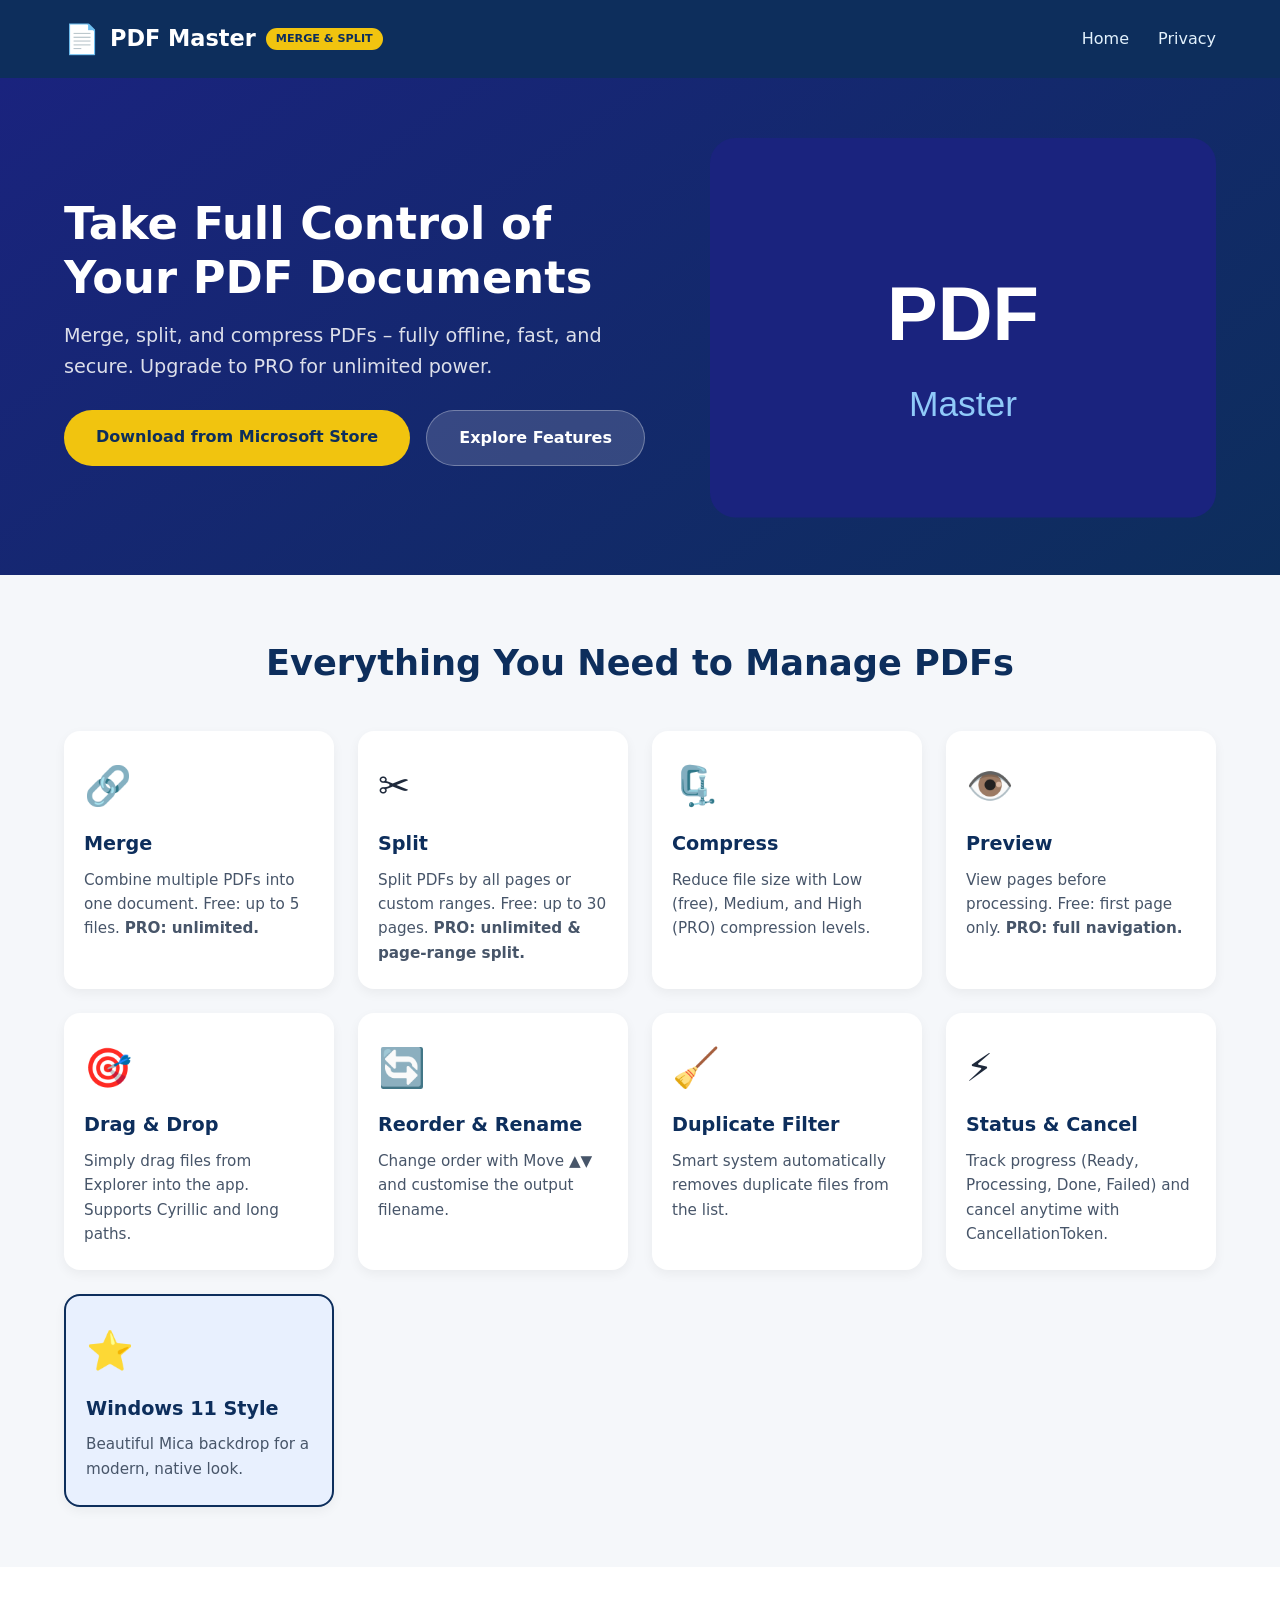
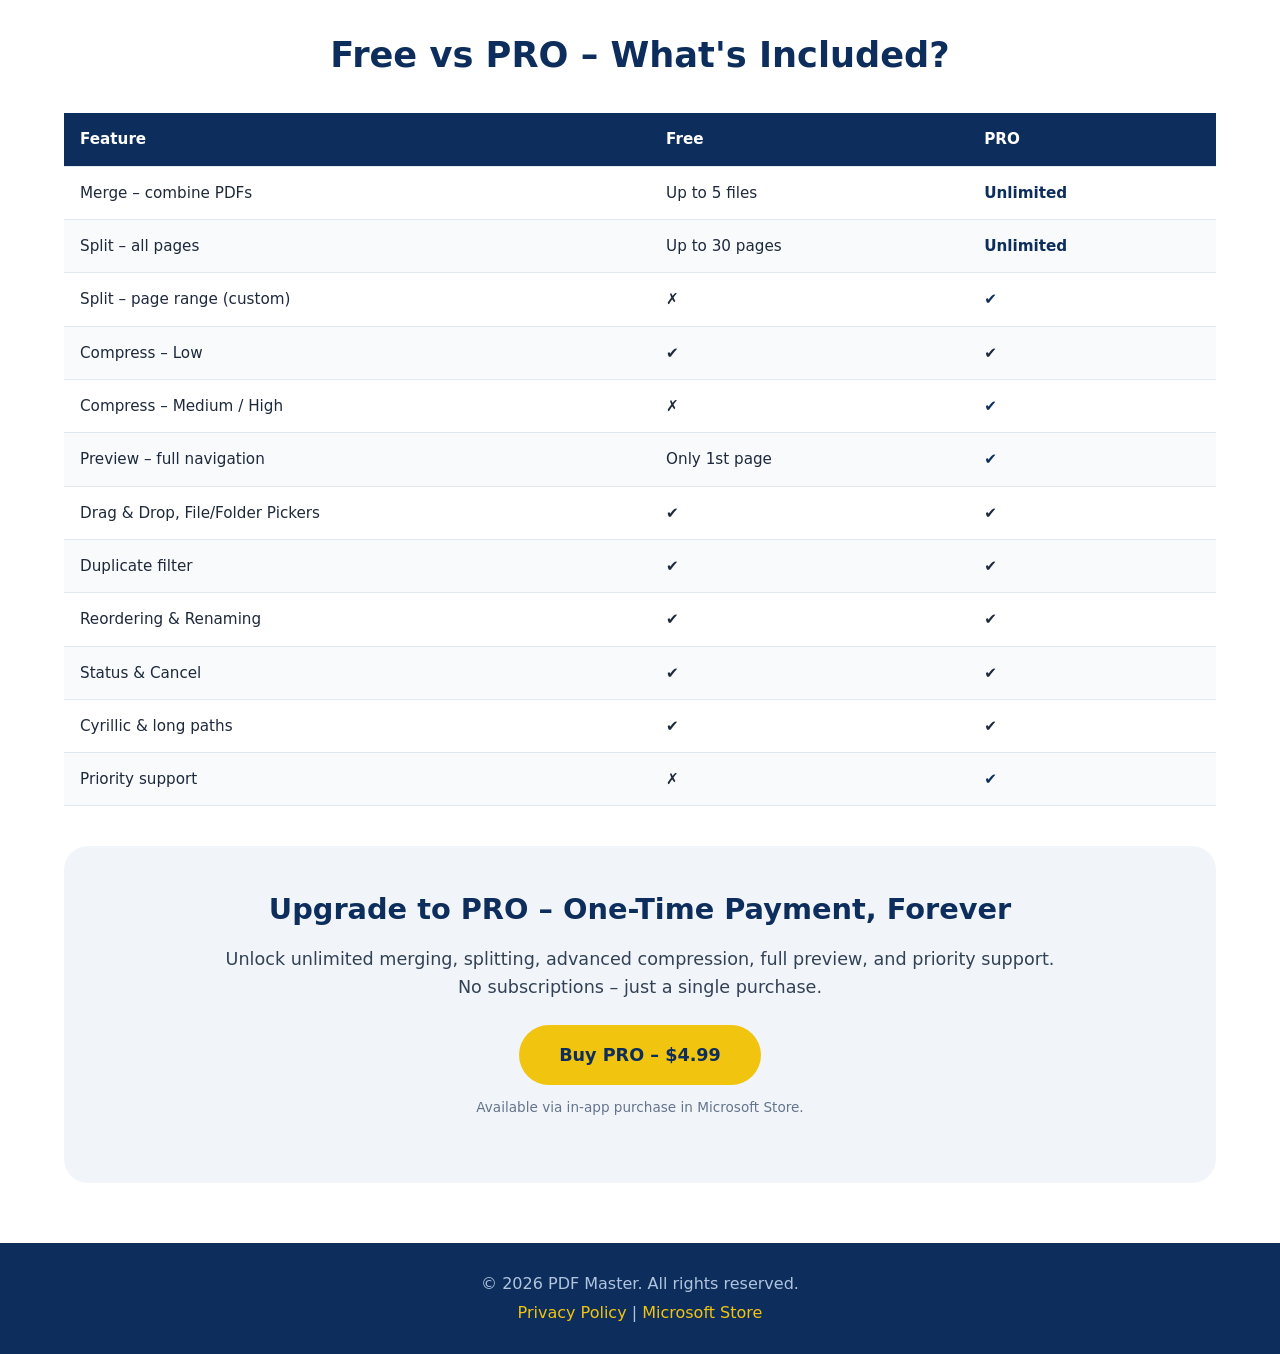
<file: index.html>
<!DOCTYPE html>
<html lang="en">
<head>
  <meta charset="UTF-8" />
  <meta name="viewport" content="width=device-width, initial-scale=1.0" />
  <title>PDF Master: Merge & Split – Professional PDF Tool</title>
  <meta name="description" content="Merge, split, and compress PDFs with PDF Master. Fully offline, no limits with PRO. Download now from Microsoft Store." />
  <link rel="stylesheet" href="style.css" />
  <!-- Favicon (можно заменить на свою иконку) -->
  <link rel="icon" type="image/svg+xml" href="icon.svg" />
</head>
<body>
  <header>
    <div class="container">
      <div class="logo">
        <span class="logo-icon">📄</span>
        <span class="logo-text">PDF Master</span>
        <span class="logo-badge">Merge & Split</span>
      </div>
      <nav>
        <a href="index.html">Home</a>
        <a href="privacy.html">Privacy</a>
      </nav>
    </div>
  </header>

  <main>
    <!-- Hero section -->
    <section class="hero">
      <div class="container">
        <div class="hero-content">
          <h1>Take Full Control of Your PDF Documents</h1>
          <p class="subtitle">Merge, split, and compress PDFs – fully offline, fast, and secure. Upgrade to PRO for unlimited power.</p>
          <div class="hero-buttons">
            <a href="#" class="btn btn-primary">Download from Microsoft Store</a>
            <a href="#features" class="btn btn-secondary">Explore Features</a>
          </div>
        </div>
        <div class="hero-image">
          <!-- Здесь можно разместить SVG-иконку или скриншот -->
          <svg viewBox="0 0 400 300" xmlns="http://www.w3.org/2000/svg" width="100%" height="auto">
            <rect width="400" height="300" rx="20" fill="#1a237e" />
            <text x="200" y="160" font-family="Arial" font-size="60" font-weight="bold" fill="white" text-anchor="middle">PDF</text>
            <text x="200" y="220" font-family="Arial" font-size="28" fill="#90caf9" text-anchor="middle">Master</text>
          </svg>
        </div>
      </div>
    </section>

    <!-- Features grid -->
    <section id="features" class="features">
      <div class="container">
        <h2>Everything You Need to Manage PDFs</h2>
        <div class="feature-grid">
          <div class="feature-card">
            <div class="icon">🔗</div>
            <h3>Merge</h3>
            <p>Combine multiple PDFs into one document. Free: up to 5 files. <strong>PRO: unlimited.</strong></p>
          </div>
          <div class="feature-card">
            <div class="icon">✂️</div>
            <h3>Split</h3>
            <p>Split PDFs by all pages or custom ranges. Free: up to 30 pages. <strong>PRO: unlimited & page-range split.</strong></p>
          </div>
          <div class="feature-card">
            <div class="icon">🗜️</div>
            <h3>Compress</h3>
            <p>Reduce file size with Low (free), Medium, and High (PRO) compression levels.</p>
          </div>
          <div class="feature-card">
            <div class="icon">👁️</div>
            <h3>Preview</h3>
            <p>View pages before processing. Free: first page only. <strong>PRO: full navigation.</strong></p>
          </div>
          <div class="feature-card">
            <div class="icon">🎯</div>
            <h3>Drag & Drop</h3>
            <p>Simply drag files from Explorer into the app. Supports Cyrillic and long paths.</p>
          </div>
          <div class="feature-card">
            <div class="icon">🔄</div>
            <h3>Reorder & Rename</h3>
            <p>Change order with Move ▲▼ and customise the output filename.</p>
          </div>
          <div class="feature-card">
            <div class="icon">🧹</div>
            <h3>Duplicate Filter</h3>
            <p>Smart system automatically removes duplicate files from the list.</p>
          </div>
          <div class="feature-card">
            <div class="icon">⚡</div>
            <h3>Status & Cancel</h3>
            <p>Track progress (Ready, Processing, Done, Failed) and cancel anytime with CancellationToken.</p>
          </div>
          <div class="feature-card highlight">
            <div class="icon">⭐</div>
            <h3>Windows 11 Style</h3>
            <p>Beautiful Mica backdrop for a modern, native look.</p>
          </div>
        </div>
      </div>
    </section>

    <!-- PRO vs Free comparison -->
    <section class="comparison">
      <div class="container">
        <h2>Free vs PRO – What's Included?</h2>
        <table class="compare-table">
          <thead>
            <tr>
              <th>Feature</th>
              <th>Free</th>
              <th>PRO</th>
            </tr>
          </thead>
          <tbody>
            <tr><td>Merge – combine PDFs</td><td>Up to 5 files</td><td><strong>Unlimited</strong></td></tr>
            <tr><td>Split – all pages</td><td>Up to 30 pages</td><td><strong>Unlimited</strong></td></tr>
            <tr><td>Split – page range (custom)</td><td>✗</td><td><strong>✔</strong></td></tr>
            <tr><td>Compress – Low</td><td>✔</td><td>✔</td></tr>
            <tr><td>Compress – Medium / High</td><td>✗</td><td><strong>✔</strong></td></tr>
            <tr><td>Preview – full navigation</td><td>Only 1st page</td><td><strong>✔</strong></td></tr>
            <tr><td>Drag & Drop, File/Folder Pickers</td><td>✔</td><td>✔</td></tr>
            <tr><td>Duplicate filter</td><td>✔</td><td>✔</td></tr>
            <tr><td>Reordering & Renaming</td><td>✔</td><td>✔</td></tr>
            <tr><td>Status & Cancel</td><td>✔</td><td>✔</td></tr>
            <tr><td>Cyrillic & long paths</td><td>✔</td><td>✔</td></tr>
            <tr><td>Priority support</td><td>✗</td><td><strong>✔</strong></td></tr>
          </tbody>
        </table>
        <div class="cta">
          <h3>Upgrade to PRO – One-Time Payment, Forever</h3>
          <p>Unlock unlimited merging, splitting, advanced compression, full preview, and priority support. <br>No subscriptions – just a single purchase.</p>
          <a href="#" class="btn btn-pro">Buy PRO – $4.99</a>
          <p class="small">Available via in-app purchase in Microsoft Store.</p>
        </div>
      </div>
    </section>

    <!-- Footer -->
    <footer>
      <div class="container">
        <p>&copy; 2026 PDF Master. All rights reserved.</p>
        <p><a href="privacy.html">Privacy Policy</a> | <a href="#">Microsoft Store</a></p>
      </div>
    </footer>
  </main>
</body>
</html>
</file>
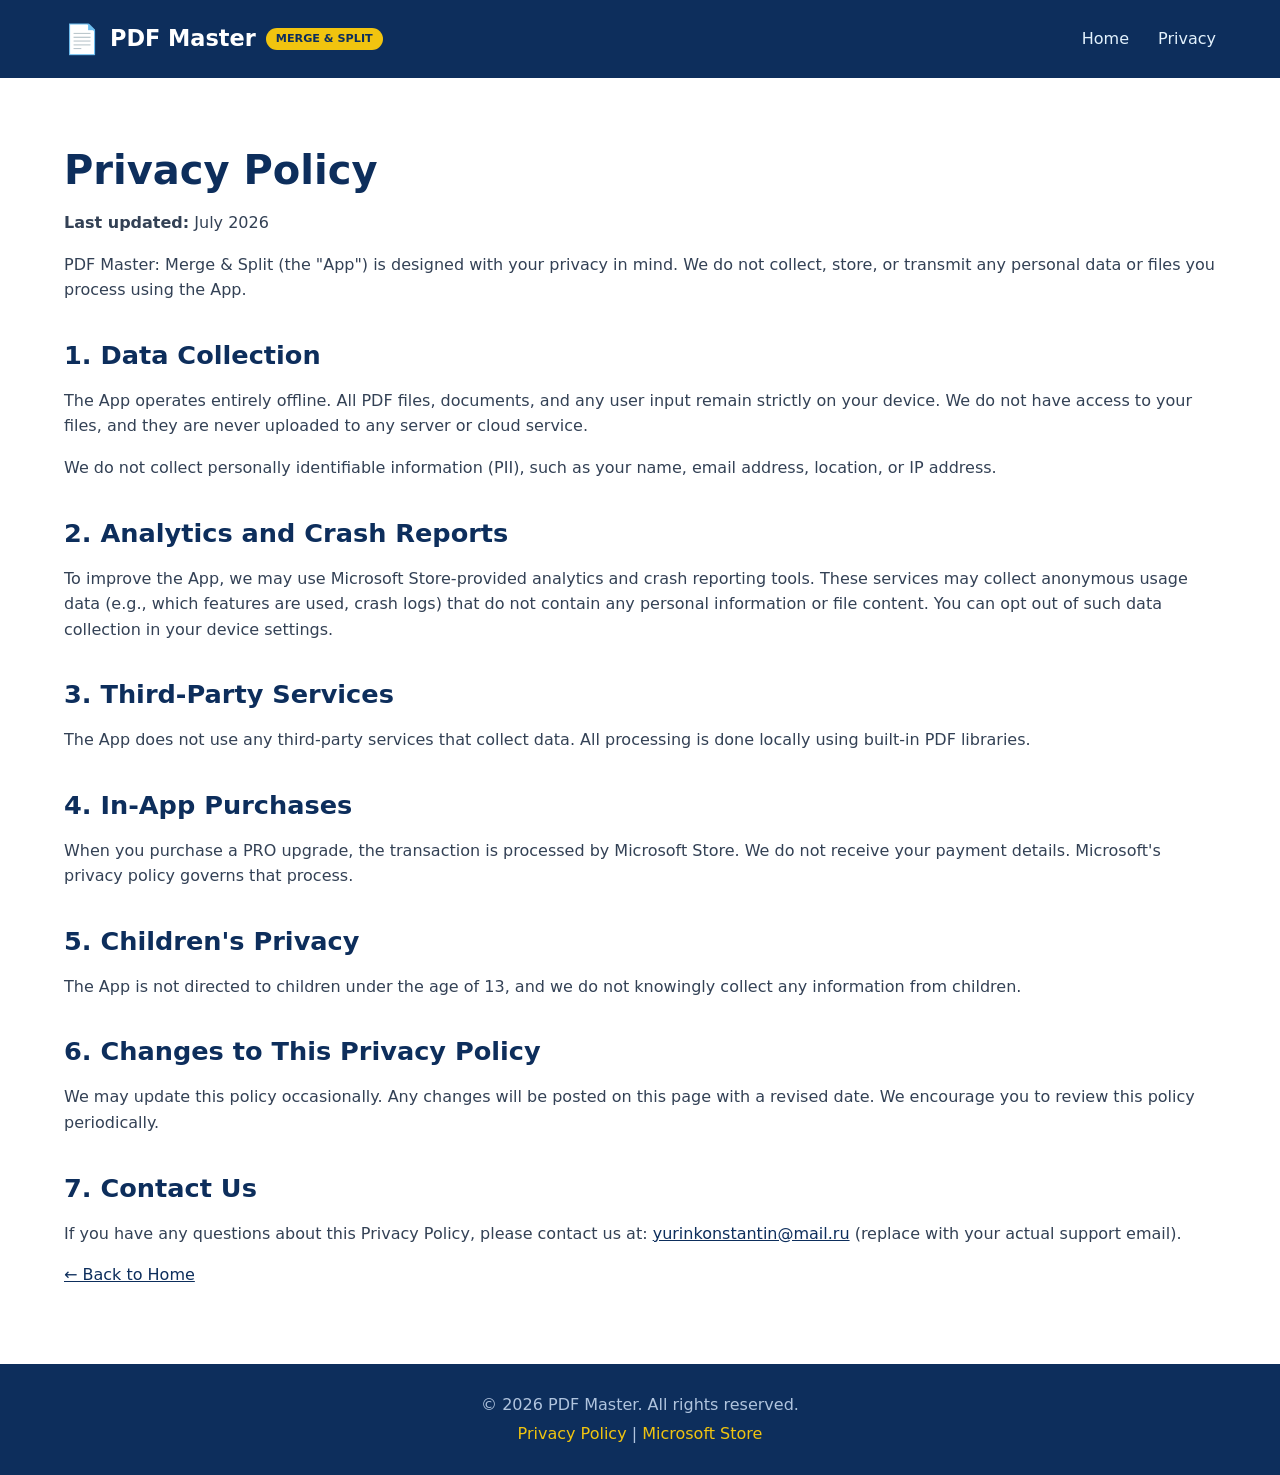
<file: privacy.html>
<!DOCTYPE html>
<html lang="en">
<head>
  <meta charset="UTF-8" />
  <meta name="viewport" content="width=device-width, initial-scale=1.0" />
  <title>Privacy Policy – PDF Master</title>
  <meta name="description" content="Privacy policy for PDF Master: Merge & Split app. We respect your privacy – no data uploads, fully offline." />
  <link rel="stylesheet" href="style.css" />
  <link rel="icon" type="image/svg+xml" href="icon.svg" />
</head>
<body>
  <header>
    <div class="container">
      <div class="logo">
        <span class="logo-icon">📄</span>
        <span class="logo-text">PDF Master</span>
        <span class="logo-badge">Merge & Split</span>
      </div>
      <nav>
        <a href="index.html">Home</a>
        <a href="privacy.html">Privacy</a>
      </nav>
    </div>
  </header>

  <main>
    <section class="privacy">
      <div class="container">
        <h1>Privacy Policy</h1>
        <p><strong>Last updated:</strong> July 2026</p>

        <p>PDF Master: Merge & Split (the "App") is designed with your privacy in mind. We do not collect, store, or transmit any personal data or files you process using the App.</p>

        <h2>1. Data Collection</h2>
        <p>The App operates entirely offline. All PDF files, documents, and any user input remain strictly on your device. We do not have access to your files, and they are never uploaded to any server or cloud service.</p>
        <p>We do not collect personally identifiable information (PII), such as your name, email address, location, or IP address.</p>

        <h2>2. Analytics and Crash Reports</h2>
        <p>To improve the App, we may use Microsoft Store-provided analytics and crash reporting tools. These services may collect anonymous usage data (e.g., which features are used, crash logs) that do not contain any personal information or file content. You can opt out of such data collection in your device settings.</p>

        <h2>3. Third-Party Services</h2>
        <p>The App does not use any third-party services that collect data. All processing is done locally using built-in PDF libraries.</p>

        <h2>4. In-App Purchases</h2>
        <p>When you purchase a PRO upgrade, the transaction is processed by Microsoft Store. We do not receive your payment details. Microsoft's privacy policy governs that process.</p>

        <h2>5. Children's Privacy</h2>
        <p>The App is not directed to children under the age of 13, and we do not knowingly collect any information from children.</p>

        <h2>6. Changes to This Privacy Policy</h2>
        <p>We may update this policy occasionally. Any changes will be posted on this page with a revised date. We encourage you to review this policy periodically.</p>

        <h2>7. Contact Us</h2>
        <p>If you have any questions about this Privacy Policy, please contact us at: <a href="mailto:support@pdfmaster.app">yurinkonstantin@mail.ru</a> (replace with your actual support email).</p>

        <p><a href="index.html">← Back to Home</a></p>
      </div>
    </section>

    <footer>
      <div class="container">
        <p>&copy; 2026 PDF Master. All rights reserved.</p>
        <p><a href="privacy.html">Privacy Policy</a> | <a href="#">Microsoft Store</a></p>
      </div>
    </footer>
  </main>
</body>
</html>
</file>
<file: style.css>
/* Reset and base */
* {
  margin: 0;
  padding: 0;
  box-sizing: border-box;
}
body {
  font-family: 'Segoe UI', Roboto, system-ui, -apple-system, sans-serif;
  background: #f5f7fa;
  color: #1e293b;
  line-height: 1.6;
}
.container {
  max-width: 1200px;
  margin: 0 auto;
  padding: 0 24px;
}

/* Header */
header {
  background: #0d2e5c;
  color: white;
  padding: 16px 0;
  box-shadow: 0 2px 8px rgba(0,0,0,0.1);
}
header .container {
  display: flex;
  justify-content: space-between;
  align-items: center;
  flex-wrap: wrap;
}
.logo {
  display: flex;
  align-items: center;
  gap: 10px;
  font-size: 1.4rem;
  font-weight: 700;
}
.logo-icon {
  font-size: 1.8rem;
}
.logo-text {
  color: white;
}
.logo-badge {
  background: #f1c40f;
  color: #0d2e5c;
  font-size: 0.7rem;
  font-weight: 600;
  padding: 2px 10px;
  border-radius: 20px;
  text-transform: uppercase;
}
nav a {
  color: #e3f2fd;
  text-decoration: none;
  margin-left: 24px;
  font-weight: 500;
  transition: color 0.2s;
}
nav a:hover {
  color: #f1c40f;
}

/* Hero */
.hero {
  background: linear-gradient(145deg, #1a237e, #0d2e5c);
  color: white;
  padding: 60px 0 50px;
}
.hero .container {
  display: flex;
  align-items: center;
  gap: 40px;
  flex-wrap: wrap;
}
.hero-content {
  flex: 1 1 400px;
}
.hero h1 {
  font-size: 2.8rem;
  font-weight: 800;
  line-height: 1.2;
  margin-bottom: 16px;
}
.subtitle {
  font-size: 1.2rem;
  opacity: 0.85;
  margin-bottom: 28px;
  max-width: 600px;
}
.hero-buttons {
  display: flex;
  gap: 16px;
  flex-wrap: wrap;
}
.btn {
  display: inline-block;
  padding: 14px 32px;
  border-radius: 40px;
  font-weight: 600;
  text-decoration: none;
  transition: all 0.2s;
  border: none;
  cursor: pointer;
}
.btn-primary {
  background: #f1c40f;
  color: #0d2e5c;
}
.btn-primary:hover {
  background: #f39c12;
  transform: translateY(-2px);
  box-shadow: 0 4px 12px rgba(241,196,15,0.4);
}
.btn-secondary {
  background: rgba(255,255,255,0.15);
  color: white;
  border: 1px solid rgba(255,255,255,0.3);
}
.btn-secondary:hover {
  background: rgba(255,255,255,0.25);
}
.btn-pro {
  background: #f1c40f;
  color: #0d2e5c;
  font-size: 1.1rem;
  padding: 16px 40px;
}
.btn-pro:hover {
  background: #f39c12;
  transform: scale(1.02);
}
.hero-image {
  flex: 1 1 300px;
  text-align: center;
}
.hero-image svg {
  max-width: 100%;
  height: auto;
}

/* Features */
.features {
  padding: 60px 0;
}
.features h2 {
  text-align: center;
  font-size: 2.2rem;
  margin-bottom: 40px;
  color: #0d2e5c;
}
.feature-grid {
  display: grid;
  grid-template-columns: repeat(auto-fit, minmax(250px, 1fr));
  gap: 24px;
}
.feature-card {
  background: white;
  padding: 24px 20px;
  border-radius: 16px;
  box-shadow: 0 4px 12px rgba(0,0,0,0.05);
  transition: transform 0.2s, box-shadow 0.2s;
}
.feature-card:hover {
  transform: translateY(-6px);
  box-shadow: 0 8px 24px rgba(0,0,0,0.1);
}
.feature-card .icon {
  font-size: 2.4rem;
  margin-bottom: 12px;
}
.feature-card h3 {
  font-size: 1.2rem;
  margin-bottom: 8px;
  color: #0d2e5c;
}
.feature-card p {
  font-size: 0.95rem;
  color: #475569;
}
.feature-card.highlight {
  background: #e8f0fe;
  border: 2px solid #0d2e5c;
}

/* Comparison table */
.comparison {
  background: white;
  padding: 60px 0;
}
.comparison h2 {
  text-align: center;
  font-size: 2.2rem;
  color: #0d2e5c;
  margin-bottom: 30px;
}
.compare-table {
  width: 100%;
  border-collapse: collapse;
  font-size: 0.95rem;
  margin-bottom: 40px;
}
.compare-table th,
.compare-table td {
  padding: 14px 16px;
  text-align: left;
  border-bottom: 1px solid #e2e8f0;
}
.compare-table th {
  background: #0d2e5c;
  color: white;
  font-weight: 600;
}
.compare-table tr:nth-child(even) td {
  background: #f8fafc;
}
.compare-table td strong {
  color: #0d2e5c;
}
.cta {
  text-align: center;
  background: #f1f5f9;
  padding: 40px 24px;
  border-radius: 24px;
}
.cta h3 {
  font-size: 1.8rem;
  color: #0d2e5c;
  margin-bottom: 12px;
}
.cta p {
  font-size: 1.1rem;
  margin-bottom: 24px;
  color: #334155;
}
.cta .small {
  font-size: 0.85rem;
  color: #64748b;
  margin-top: 12px;
}

/* Privacy page */
.privacy {
  padding: 60px 0;
  background: white;
}
.privacy h1 {
  color: #0d2e5c;
  font-size: 2.5rem;
  margin-bottom: 8px;
}
.privacy h2 {
  color: #0d2e5c;
  font-size: 1.6rem;
  margin-top: 32px;
  margin-bottom: 12px;
}
.privacy p {
  margin-bottom: 16px;
  color: #334155;
}
.privacy a {
  color: #0d2e5c;
  font-weight: 500;
}

/* Footer */
footer {
  background: #0d2e5c;
  color: #b0c4de;
  padding: 24px 0;
  text-align: center;
}
footer a {
  color: #f1c40f;
  text-decoration: none;
}
footer a:hover {
  text-decoration: underline;
}
footer p {
  margin: 4px 0;
}

/* Responsive */
@media (max-width: 768px) {
  .hero h1 {
    font-size: 2rem;
  }
  .subtitle {
    font-size: 1rem;
  }
  .hero .container {
    flex-direction: column;
    text-align: center;
  }
  .hero-buttons {
    justify-content: center;
  }
  .hero-image {
    margin-top: 20px;
  }
  .feature-grid {
    grid-template-columns: 1fr;
  }
  .compare-table {
    font-size: 0.8rem;
  }
  .compare-table th,
  .compare-table td {
    padding: 10px 8px;
  }
  .cta h3 {
    font-size: 1.4rem;
  }
}
</file>
